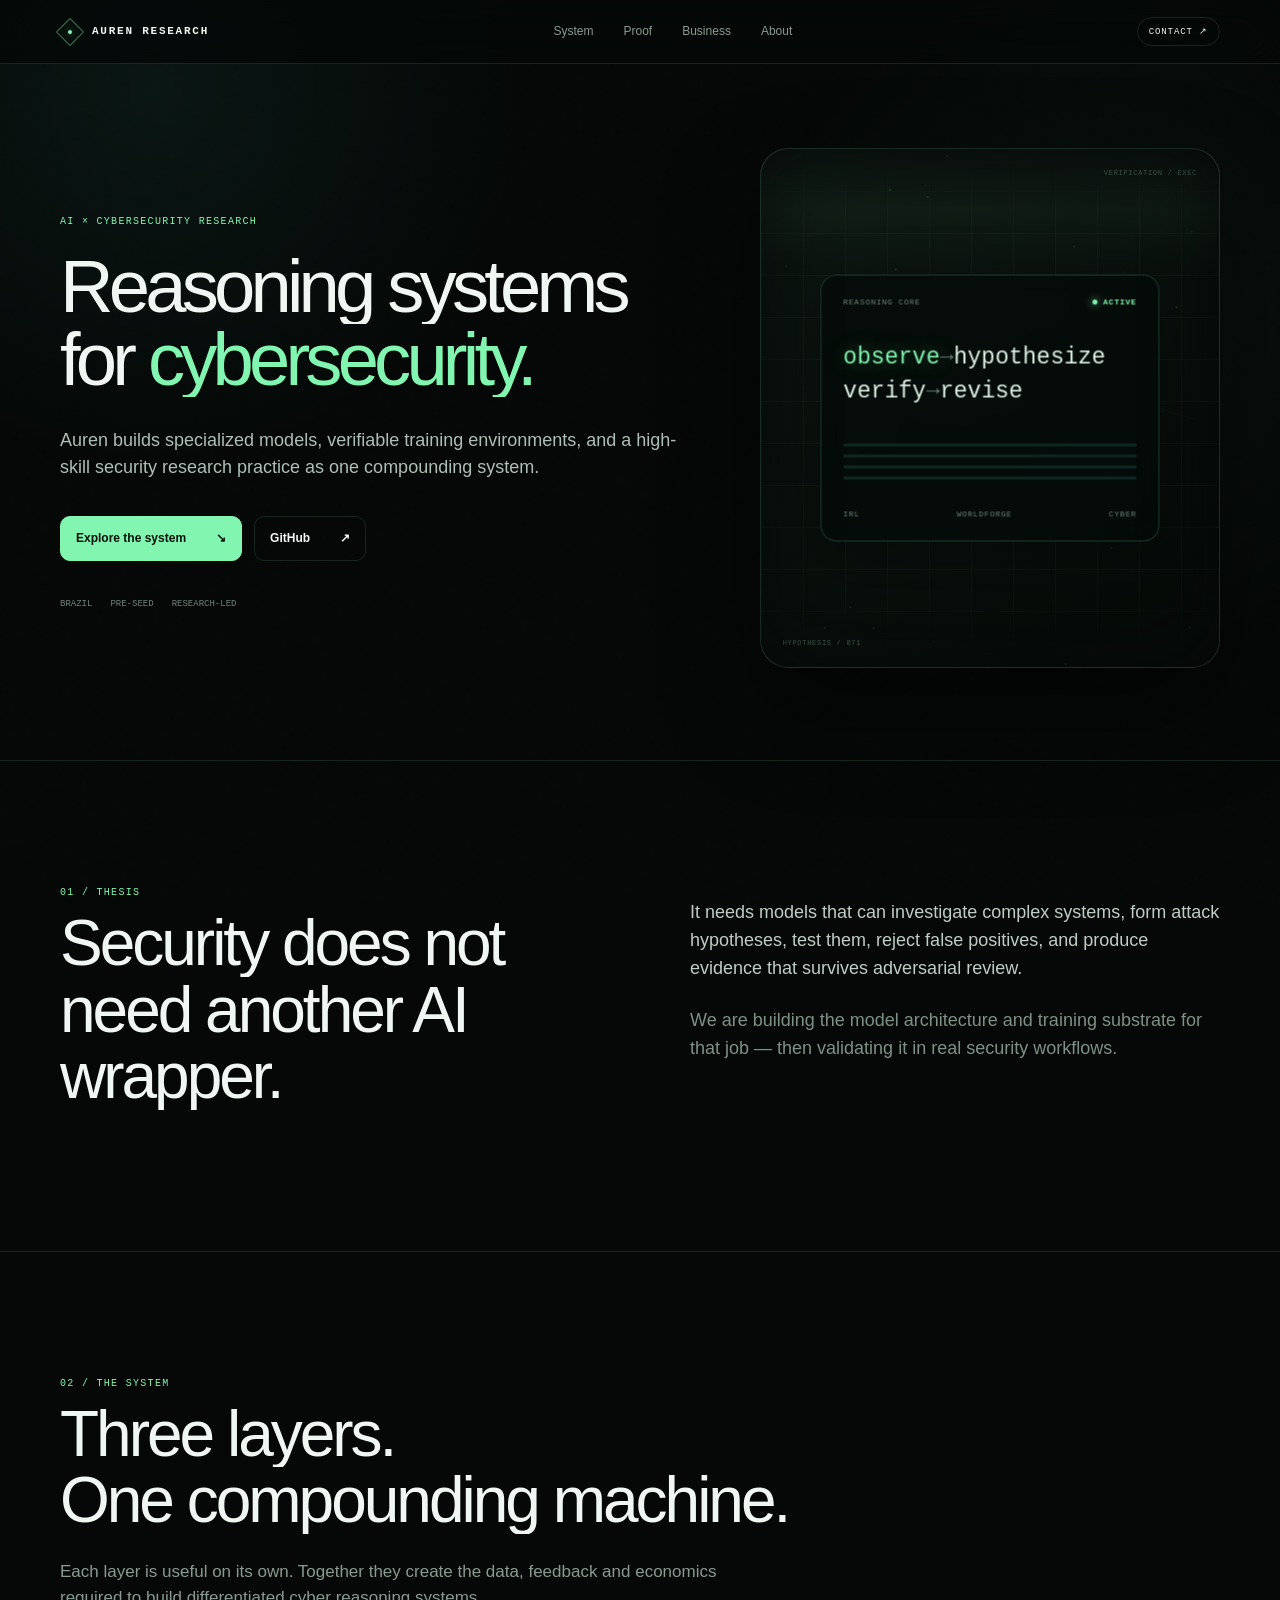
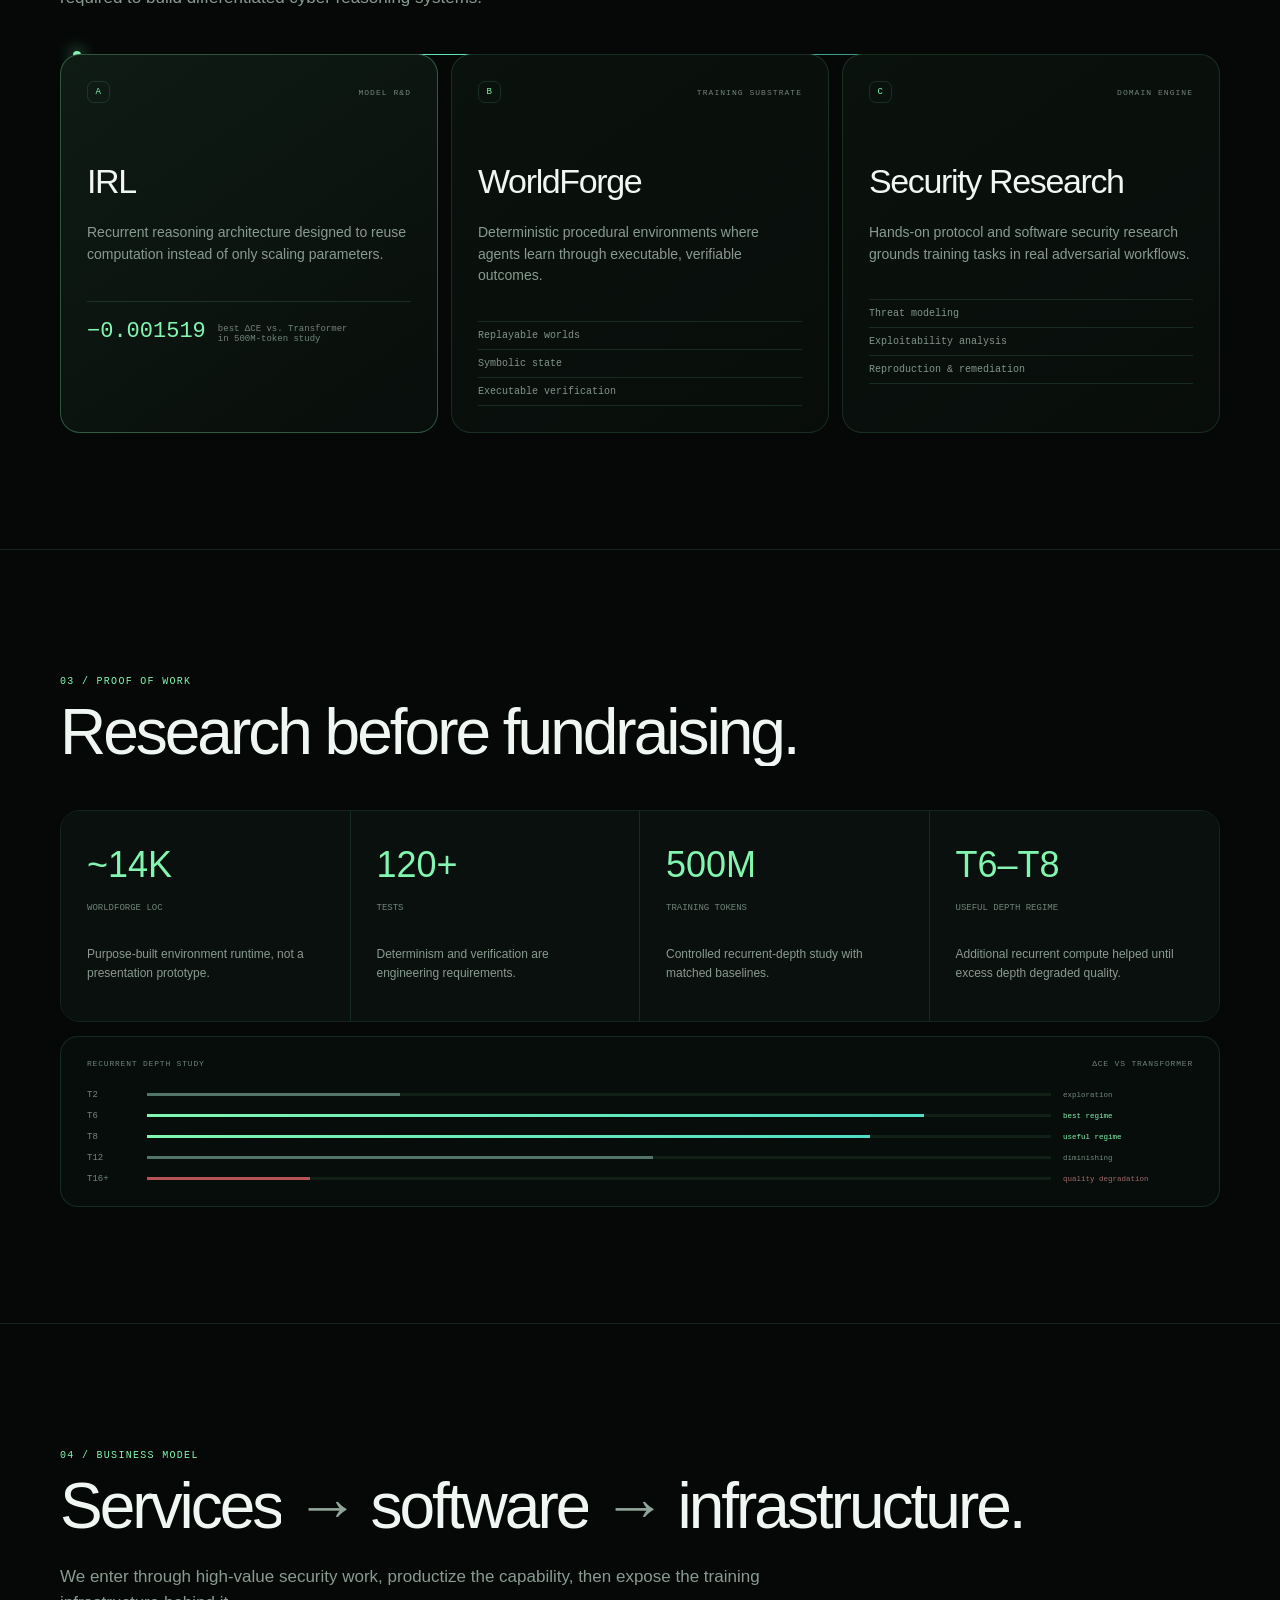
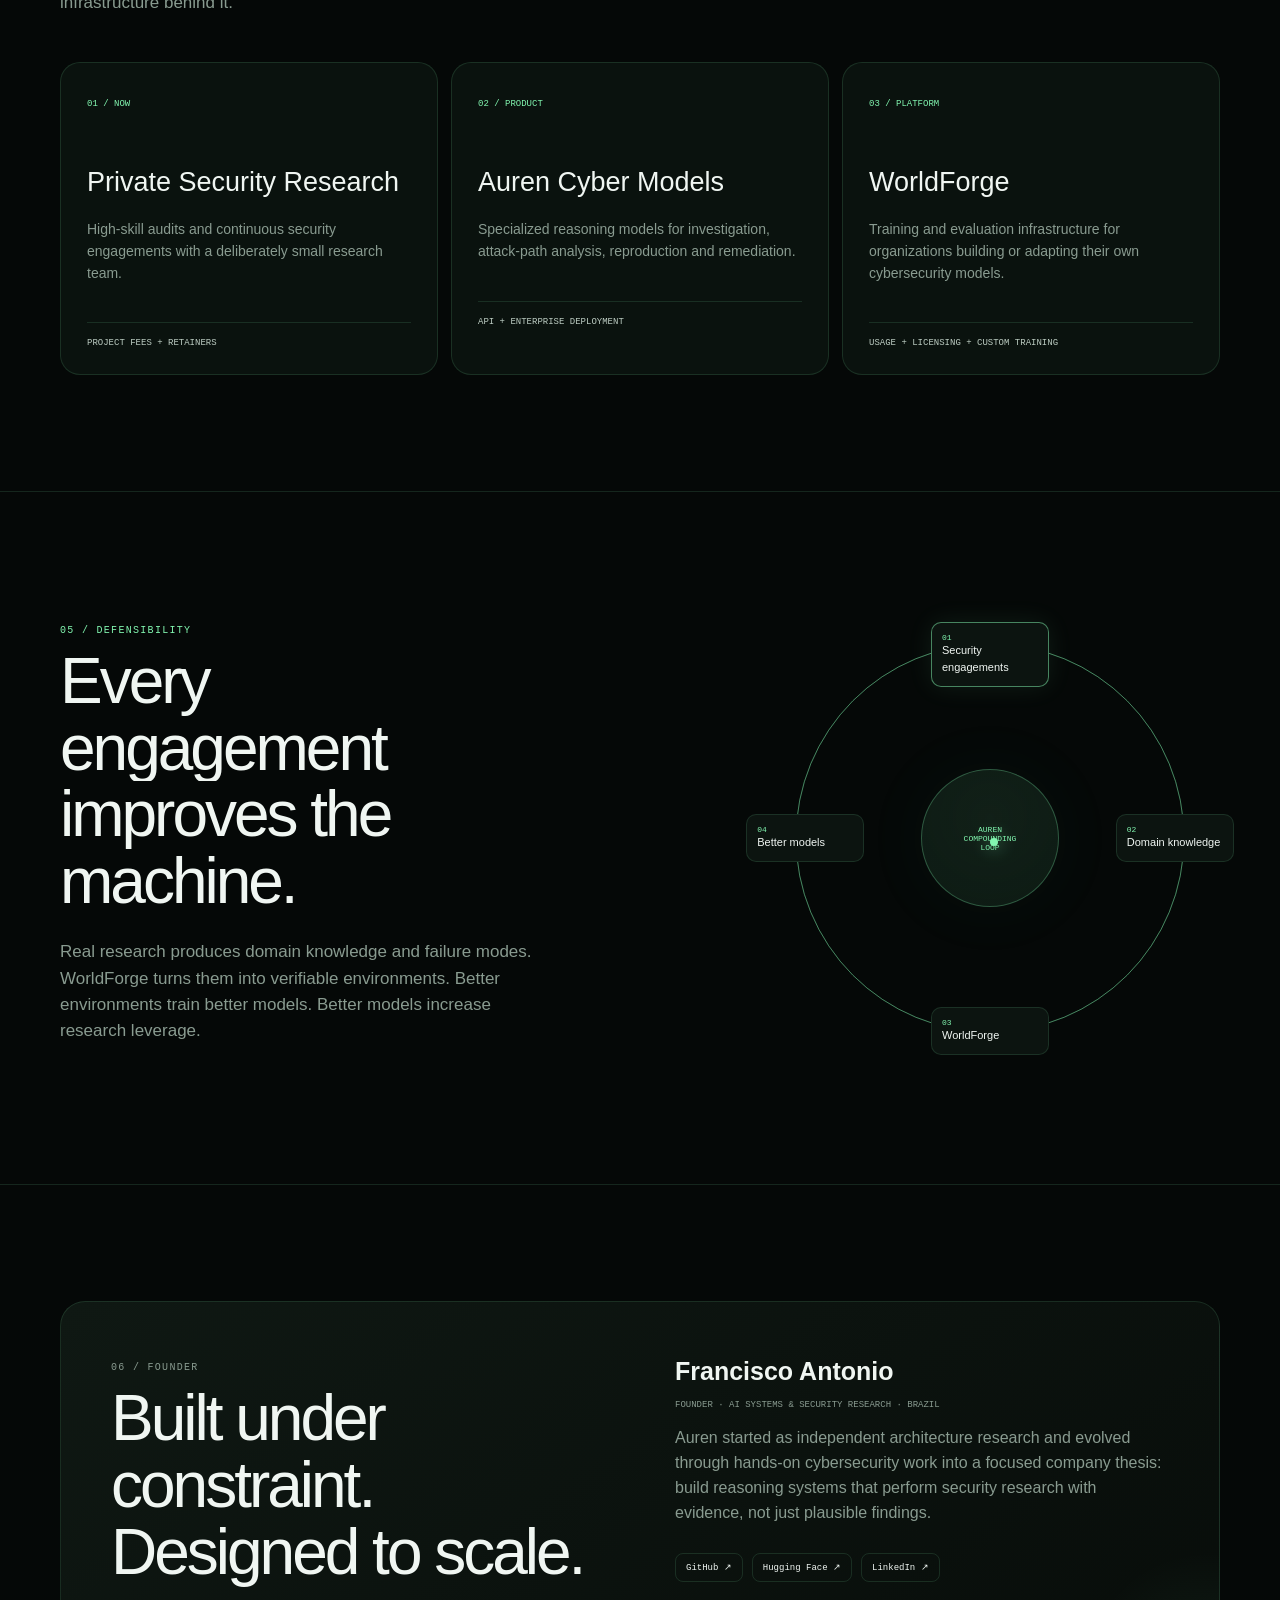
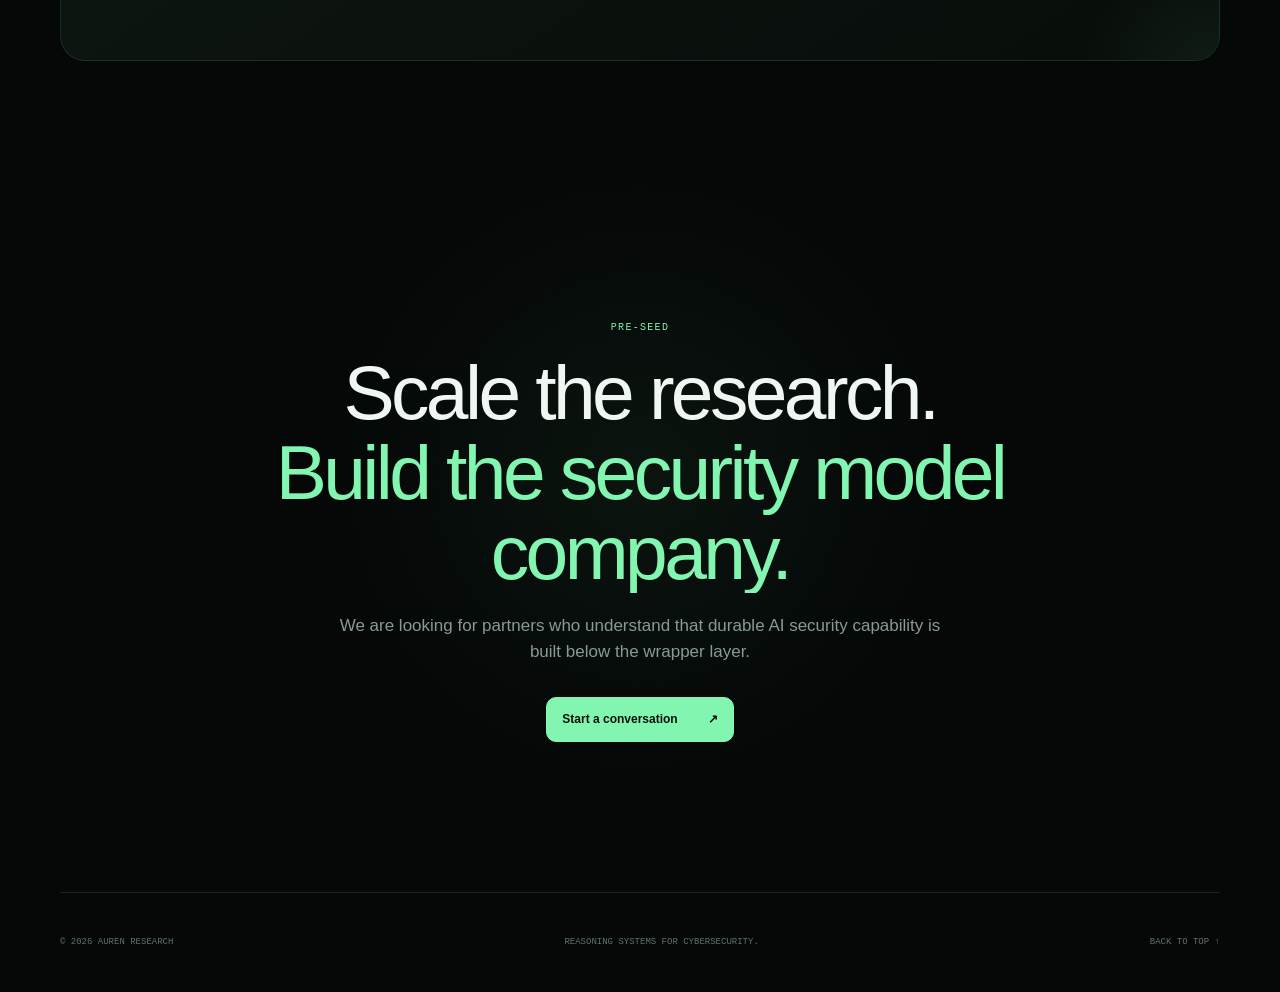
<file: index.html>
<!doctype html>
<html lang="en">
<head>
  <meta charset="utf-8">
  <meta name="viewport" content="width=device-width,initial-scale=1">
  <title>Auren Research — Reasoning Systems for Cybersecurity</title>
  <meta name="description" content="Auren Research builds specialized reasoning models and verifiable training infrastructure for cybersecurity.">
  <meta name="theme-color" content="#050807">
  <link rel="stylesheet" href="style.css">
</head>
<body>
  <div class="ambient" aria-hidden="true"></div>
  <div class="cursor-glow" aria-hidden="true"></div>

  <header class="nav">
    <a class="brand" href="#top" aria-label="Auren Research home"><span class="mark"></span><span>AUREN RESEARCH</span></a>
    <nav class="links" aria-label="Primary navigation">
      <a href="#system">System</a><a href="#proof">Proof</a><a href="#business">Business</a><a href="#about">About</a>
    </nav>
    <a class="contact" href="mailto:meryyllebr@gmail.com">Contact <span>↗</span></a>
  </header>

  <main id="top">
    <section class="hero shell">
      <div class="hero-copy">
        <p class="eyebrow reveal">AI × CYBERSECURITY RESEARCH</p>
        <h1 class="hero-title" aria-label="Reasoning systems for cybersecurity.">
          <span class="mask"><span>Reasoning systems</span></span>
          <span class="mask"><span>for <em>cybersecurity.</em></span></span>
        </h1>
        <p class="lede reveal">Auren builds specialized models, verifiable training environments, and a high-skill security research practice as one compounding system.</p>
        <div class="actions reveal">
          <a class="btn primary magnetic" href="#system">Explore the system <span>↘</span></a>
          <a class="btn magnetic" href="https://github.com/Auren-Research">GitHub <span>↗</span></a>
        </div>
        <div class="meta reveal"><span>Brazil</span><span>Pre-seed</span><span>Research-led</span></div>
      </div>

      <div class="visual reveal" id="reasoning-visual">
        <canvas id="signal-canvas" aria-hidden="true"></canvas>
        <div class="visual-grid" aria-hidden="true"></div>
        <div class="visual-scan" aria-hidden="true"></div>
        <div class="core-shell">
          <div class="core-top"><span>REASONING CORE</span><b><i></i>ACTIVE</b></div>
          <div class="core-main" aria-label="observe, hypothesize, verify, revise">
            <span data-stage="observe">observe</span><b>→</b><span data-stage="hypothesize">hypothesize</span><br>
            <span data-stage="verify">verify</span><b>→</b><span data-stage="revise">revise</span>
          </div>
          <div class="trace" aria-hidden="true"><i></i><i></i><i></i><i></i></div>
          <div class="core-foot"><span>IRL</span><span>WORLDFORGE</span><span>CYBER</span></div>
        </div>
        <div class="visual-label label-a">HYPOTHESIS / 071</div>
        <div class="visual-label label-b">VERIFICATION / EXEC</div>
      </div>
    </section>

    <section class="block thesis-block">
      <div class="shell thesis">
        <div><p class="idx reveal">01 / THESIS</p><h2 class="section-title"><span class="mask"><span>Security does not</span></span><span class="mask"><span>need another AI</span></span><span class="mask"><span>wrapper.</span></span></h2></div>
        <div class="thesis-copy reveal"><p>It needs models that can investigate complex systems, form attack hypotheses, test them, reject false positives, and produce evidence that survives adversarial review.</p><p>We are building the model architecture and training substrate for that job — then validating it in real security workflows.</p></div>
      </div>
    </section>

    <section id="system" class="block system-block">
      <div class="shell">
        <p class="idx reveal">02 / THE SYSTEM</p>
        <h2 class="section-title"><span class="mask"><span>Three layers.</span></span> <span class="mask"><span>One compounding machine.</span></span></h2>
        <p class="intro reveal">Each layer is useful on its own. Together they create the data, feedback and economics required to build differentiated cyber reasoning systems.</p>

        <div class="system-rail" aria-hidden="true"><span class="rail-line"></span><span class="rail-pulse"></span></div>
        <div class="cards">
          <article class="card tilt reveal" data-seq="A"><div class="card-head"><span class="n">A</span><span class="tag">MODEL R&amp;D</span></div><h3>IRL</h3><p>Recurrent reasoning architecture designed to reuse computation instead of only scaling parameters.</p><div class="metric"><strong>−0.001519</strong><span>best ΔCE vs. Transformer<br>in 500M-token study</span></div></article>
          <article class="card tilt reveal" data-seq="B"><div class="card-head"><span class="n">B</span><span class="tag">TRAINING SUBSTRATE</span></div><h3>WorldForge</h3><p>Deterministic procedural environments where agents learn through executable, verifiable outcomes.</p><ul><li>Replayable worlds</li><li>Symbolic state</li><li>Executable verification</li></ul></article>
          <article class="card tilt reveal" data-seq="C"><div class="card-head"><span class="n">C</span><span class="tag">DOMAIN ENGINE</span></div><h3>Security Research</h3><p>Hands-on protocol and software security research grounds training tasks in real adversarial workflows.</p><ul><li>Threat modeling</li><li>Exploitability analysis</li><li>Reproduction &amp; remediation</li></ul></article>
        </div>
      </div>
    </section>

    <section id="proof" class="block proof-block">
      <div class="shell">
        <p class="idx reveal">03 / PROOF OF WORK</p>
        <h2 class="section-title"><span class="mask"><span>Research before fundraising.</span></span></h2>
        <div class="proof reveal">
          <div><strong class="count" data-format="~14K" data-value="14000">0</strong><span>WorldForge LOC</span><p>Purpose-built environment runtime, not a presentation prototype.</p></div>
          <div><strong class="count" data-format="120+" data-value="120">0</strong><span>tests</span><p>Determinism and verification are engineering requirements.</p></div>
          <div><strong class="count" data-format="500M" data-value="500">0</strong><span>training tokens</span><p>Controlled recurrent-depth study with matched baselines.</p></div>
          <div><strong>T6–T8</strong><span>useful depth regime</span><p>Additional recurrent compute helped until excess depth degraded quality.</p></div>
        </div>
        <div class="depth-card reveal" aria-label="Recurrent depth study visualization">
          <div class="depth-head"><span>RECURRENT DEPTH STUDY</span><span>ΔCE VS TRANSFORMER</span></div>
          <div class="depth-chart">
            <div class="depth-row"><span>T2</span><i style="--v:28%"></i><small>exploration</small></div>
            <div class="depth-row best"><span>T6</span><i style="--v:86%"></i><small>best regime</small></div>
            <div class="depth-row best"><span>T8</span><i style="--v:80%"></i><small>useful regime</small></div>
            <div class="depth-row"><span>T12</span><i style="--v:56%"></i><small>diminishing</small></div>
            <div class="depth-row fault"><span>T16+</span><i style="--v:18%"></i><small>quality degradation</small></div>
          </div>
        </div>
      </div>
    </section>

    <section id="business" class="block business-block">
      <div class="shell">
        <p class="idx reveal">04 / BUSINESS MODEL</p>
        <h2 class="section-title business-title"><span class="mask"><span>Services</span></span><b>→</b><span class="mask"><span>software</span></span><b>→</b><span class="mask"><span>infrastructure.</span></span></h2>
        <p class="intro reveal">We enter through high-value security work, productize the capability, then expose the training infrastructure behind it.</p>
        <div class="revenue">
          <article class="rev tilt reveal"><b>01 / NOW</b><h3>Private Security Research</h3><p>High-skill audits and continuous security engagements with a deliberately small research team.</p><strong>Project fees + retainers</strong></article>
          <article class="rev tilt reveal"><b>02 / PRODUCT</b><h3>Auren Cyber Models</h3><p>Specialized reasoning models for investigation, attack-path analysis, reproduction and remediation.</p><strong>API + enterprise deployment</strong></article>
          <article class="rev tilt reveal"><b>03 / PLATFORM</b><h3>WorldForge</h3><p>Training and evaluation infrastructure for organizations building or adapting their own cybersecurity models.</p><strong>Usage + licensing + custom training</strong></article>
        </div>
      </div>
    </section>

    <section class="block defensibility-block">
      <div class="shell fly">
        <div><p class="idx reveal">05 / DEFENSIBILITY</p><h2 class="section-title"><span class="mask"><span>Every engagement</span></span><span class="mask"><span>improves the machine.</span></span></h2><p class="intro reveal">Real research produces domain knowledge and failure modes. WorldForge turns them into verifiable environments. Better environments train better models. Better models increase research leverage.</p></div>
        <div class="loop reveal" id="loop">
          <svg viewBox="0 0 460 460" aria-hidden="true"><circle class="loop-track" cx="230" cy="230" r="194"></circle><circle class="loop-progress" cx="230" cy="230" r="194"></circle></svg>
          <div class="center">AUREN<br>COMPOUNDING<br>LOOP</div>
          <div class="node a"><b>01</b><span>Security engagements</span></div>
          <div class="node b"><b>02</b><span>Domain knowledge</span></div>
          <div class="node c"><b>03</b><span>WorldForge</span></div>
          <div class="node d"><b>04</b><span>Better models</span></div>
          <div class="orbit-signal" aria-hidden="true"></div>
        </div>
      </div>
    </section>

    <section id="about" class="block about-block">
      <div class="shell founder reveal">
        <div><p class="idx">06 / FOUNDER</p><h2>Built under constraint.<br>Designed to scale.</h2></div>
        <div><h3>Francisco Antonio</h3><p class="role">Founder · AI systems &amp; security research · Brazil</p><p>Auren started as independent architecture research and evolved through hands-on cybersecurity work into a focused company thesis: build reasoning systems that perform security research with evidence, not just plausible findings.</p><div class="social"><a class="magnetic" href="https://github.com/MeryylleA">GitHub ↗</a><a class="magnetic" href="https://huggingface.co/meryyllebr543">Hugging Face ↗</a><a class="magnetic" href="https://www.linkedin.com/in/francisco-antonio-0434aa284/">LinkedIn ↗</a></div></div>
      </div>
    </section>

    <section class="closing shell">
      <div class="closing-field" aria-hidden="true"></div>
      <p class="eyebrow reveal">PRE-SEED</p>
      <h2 class="section-title"><span class="mask"><span>Scale the research.</span></span><span class="mask"><span><em>Build the security model company.</em></span></span></h2>
      <p class="reveal">We are looking for partners who understand that durable AI security capability is built below the wrapper layer.</p>
      <a class="btn primary magnetic reveal" href="mailto:meryyllebr@gmail.com">Start a conversation <span>↗</span></a>
    </section>
  </main>

  <footer class="footer shell"><span>© 2026 Auren Research</span><span>Reasoning systems for cybersecurity.</span><a href="#top">Back to top ↑</a></footer>
  <script src="script.js" defer></script>
</body>
</html>
</file>
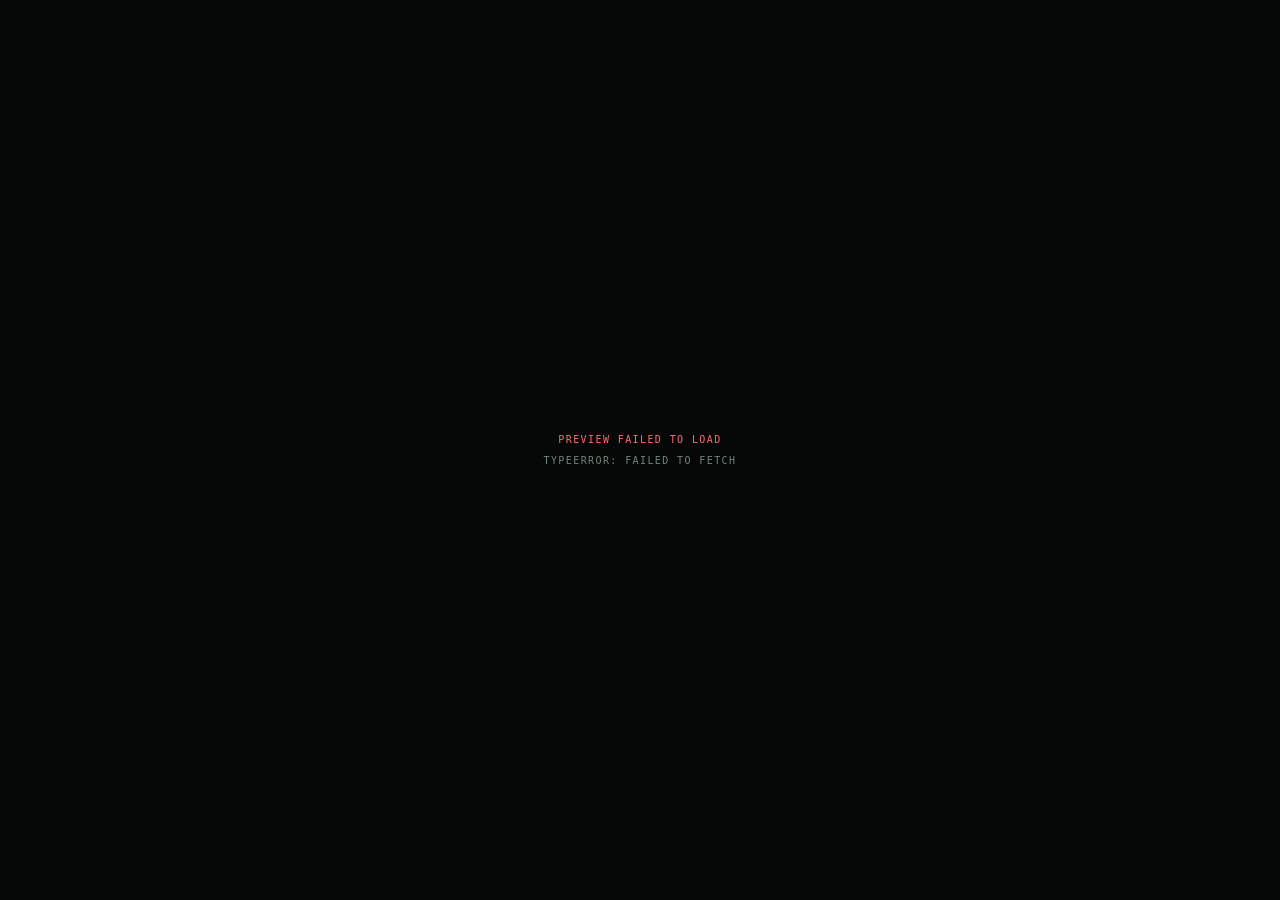
<file: preview/signal-lab/index.html>
<!doctype html>
<html lang="en">
<head>
  <meta charset="utf-8">
  <meta name="viewport" content="width=device-width,initial-scale=1">
  <meta name="theme-color" content="#050807">
  <title>Auren Research — Signal Lab Preview</title>
  <style>
    html,body{height:100%;margin:0;background:#050807;color:#f0f6f2;font-family:Inter,system-ui,sans-serif}
    .loader{height:100%;display:grid;place-items:center}.loader>div{text-align:center}
    .mark{width:28px;height:28px;margin:0 auto 18px;border:1px solid rgba(130,246,176,.45);transform:rotate(45deg);display:grid;place-items:center;animation:p 1.2s ease-in-out infinite alternate}
    .mark:after{content:"";width:5px;height:5px;border-radius:50%;background:#82f6b0;box-shadow:0 0 18px #82f6b0}
    p{font:10px ui-monospace,monospace;letter-spacing:.14em;color:#71847a;text-transform:uppercase}
    @keyframes p{to{box-shadow:0 0 35px rgba(130,246,176,.12)}}
  </style>
</head>
<body>
  <div class="loader"><div><div class="mark"></div><p>Loading Signal Lab preview…</p></div></div>
  <script>
    (async()=>{
      const base='https://raw.githubusercontent.com/Auren-Research/auren-research/refs/heads/design/auren-signal-lab/';
      try{
        const [html,css,js]=await Promise.all([
          fetch(base+'index.html',{cache:'no-store'}).then(r=>{if(!r.ok)throw new Error('index '+r.status);return r.text()}),
          fetch(base+'style.css',{cache:'no-store'}).then(r=>{if(!r.ok)throw new Error('css '+r.status);return r.text()}),
          fetch(base+'script.js',{cache:'no-store'}).then(r=>{if(!r.ok)throw new Error('js '+r.status);return r.text()})
        ]);
        const cssUrl=URL.createObjectURL(new Blob([css],{type:'text/css'}));
        const jsUrl=URL.createObjectURL(new Blob([js],{type:'text/javascript'}));
        const page=html
          .replace('href="style.css"','href="'+cssUrl+'"')
          .replace('src="script.js"','src="'+jsUrl+'"');
        document.open();document.write(page);document.close();
      }catch(err){
        document.body.innerHTML='<div class="loader"><div><p style="color:#ff6b70">Preview failed to load</p><p>'+String(err).replace(/[<>]/g,'')+'</p></div></div>';
      }
    })();
  </script>
</body>
</html>
</file>
<file: style.css>
/* Auren Research — Signal Lab */
:root{
  --bg:#050807;--surface:#0a120e;--surface-2:#0d1812;--text:#f0f6f2;--muted:#899b90;
  --auren:#82f6b0;--signal:#50dcc5;--fault:#ff6b70;--line:rgba(130,246,176,.13);
  --line-active:rgba(130,246,176,.35);--shell:min(1160px,calc(100vw - 42px));--ease:cubic-bezier(.16,1,.3,1)
}
*{box-sizing:border-box}html{scroll-behavior:smooth}body{margin:0;background:var(--bg);color:var(--text);font-family:Inter,ui-sans-serif,-apple-system,BlinkMacSystemFont,"Segoe UI",sans-serif;line-height:1.55;overflow-x:hidden}a{color:inherit;text-decoration:none}em{font-style:normal;color:var(--auren)}
::selection{background:rgba(130,246,176,.2);color:#fff}.shell{width:var(--shell);margin:auto}.ambient{position:fixed;inset:0;z-index:-3;pointer-events:none;background:radial-gradient(circle at 12% 10%,rgba(80,220,197,.065),transparent 27%),radial-gradient(circle at 86% 35%,rgba(130,246,176,.045),transparent 28%)}.ambient:after{content:"";position:absolute;inset:0;opacity:.03;background-image:url("data:image/svg+xml,%3Csvg viewBox='0 0 180 180' xmlns='http://www.w3.org/2000/svg'%3E%3Cfilter id='n'%3E%3CfeTurbulence type='fractalNoise' baseFrequency='.9' numOctaves='4' stitchTiles='stitch'/%3E%3C/filter%3E%3Crect width='100%25' height='100%25' filter='url(%23n)' opacity='.35'/%3E%3C/svg%3E")}.cursor-glow{position:fixed;width:360px;height:360px;border-radius:50%;background:radial-gradient(circle,rgba(80,220,197,.055),transparent 65%);transform:translate(-50%,-50%);pointer-events:none;z-index:-1;opacity:0;transition:opacity .4s}
.nav{height:64px;position:fixed;inset:0 0 auto;z-index:30;display:flex;align-items:center;justify-content:space-between;padding:0 max(21px,calc((100vw - 1160px)/2));background:rgba(5,8,7,.76);backdrop-filter:blur(18px) saturate(120%);border-bottom:1px solid var(--line)}.brand{display:flex;align-items:center;gap:12px;font:700 11px/1 ui-monospace,SFMono-Regular,Menlo,monospace;letter-spacing:.16em}.mark{width:20px;height:20px;border:1px solid rgba(130,246,176,.44);transform:rotate(45deg);display:grid;place-items:center}.mark:after{content:"";width:4px;height:4px;background:var(--auren);border-radius:50%;box-shadow:0 0 12px var(--auren)}.links{display:flex;gap:30px;font-size:12px;color:var(--muted)}.links a{transition:color .25s}.links a:hover{color:var(--text)}.contact{font:9px ui-monospace,SFMono-Regular,Menlo,monospace;letter-spacing:.1em;text-transform:uppercase;border:1px solid var(--line);border-radius:99px;padding:8px 11px;transition:border-color .25s,background .25s}.contact:hover{border-color:var(--line-active);background:rgba(130,246,176,.05)}
.hero{min-height:760px;padding:145px 0 90px;display:grid;grid-template-columns:1.16fr .84fr;gap:64px;align-items:center}.eyebrow,.idx,.tag{font:10px ui-monospace,SFMono-Regular,Menlo,monospace;letter-spacing:.13em;text-transform:uppercase;color:var(--auren)}.hero-title{font-size:clamp(56px,5.8vw,78px);line-height:.98;letter-spacing:-.065em;font-weight:500;margin:24px 0 30px}.mask{display:block;overflow:hidden}.mask>span{display:block;transform:translateY(115%);transition:transform 1s var(--ease)}.is-visible .mask>span,.hero-ready .hero-title .mask>span{transform:none}.hero-title .mask:nth-child(2)>span{transition-delay:.09s}.lede{font-size:18px;color:#aebfb5;max-width:620px}.actions{display:flex;gap:12px;margin-top:34px}.btn{display:inline-flex;align-items:center;justify-content:space-between;gap:30px;padding:12px 15px;border-radius:10px;font-size:12px;font-weight:650;border:1px solid var(--line);transition:transform .25s var(--ease),border-color .25s,background .25s}.btn.primary{background:var(--auren);color:#06100a;border-color:var(--auren)}.btn:not(.primary):hover{border-color:var(--line-active);background:rgba(130,246,176,.045)}.meta{display:flex;gap:18px;margin-top:38px;color:#71847a;font:9px ui-monospace,SFMono-Regular,Menlo,monospace;text-transform:uppercase}
.visual{height:520px;border:1px solid var(--line);border-radius:28px;position:relative;overflow:hidden;background:linear-gradient(145deg,#0e1712,#060a08);box-shadow:0 40px 100px rgba(0,0,0,.42);isolation:isolate}.visual:after{content:"";position:absolute;inset:0;border-radius:inherit;box-shadow:inset 0 0 70px rgba(5,8,7,.8);pointer-events:none}#signal-canvas{position:absolute;inset:0;width:100%;height:100%;opacity:.65}.visual-grid{position:absolute;inset:0;background-image:linear-gradient(rgba(130,246,176,.045) 1px,transparent 1px),linear-gradient(90deg,rgba(130,246,176,.045) 1px,transparent 1px);background-size:42px 42px;mask-image:linear-gradient(to bottom,transparent,black 18%,black 82%,transparent)}.visual-scan{position:absolute;left:0;right:0;height:120px;background:linear-gradient(to bottom,transparent,rgba(130,246,176,.035),transparent);animation:scan 7s linear infinite}@keyframes scan{from{transform:translateY(-130px)}to{transform:translateY(540px)}}.core-shell{position:absolute;left:50%;top:50%;transform:translate(-50%,-50%);width:74%;padding:22px;border:1px solid rgba(130,246,176,.22);border-radius:16px;background:rgba(5,11,8,.78);backdrop-filter:blur(10px);box-shadow:0 0 0 1px rgba(0,0,0,.25),0 25px 70px rgba(0,0,0,.28)}.core-top,.core-foot{display:flex;justify-content:space-between;font:8px ui-monospace,SFMono-Regular,Menlo,monospace;letter-spacing:.09em;color:#71847a}.core-top b{color:var(--auren);font-weight:600}.core-top b i{display:inline-block;width:5px;height:5px;border-radius:50%;background:var(--auren);margin-right:6px;box-shadow:0 0 10px var(--auren);animation:blink 1.8s ease-in-out infinite}@keyframes blink{50%{opacity:.35}}.core-main{font:500 23px/1.5 ui-monospace,SFMono-Regular,Menlo,monospace;margin:34px 0;color:#dff3e6}.core-main span{transition:color .35s,text-shadow .35s}.core-main span.active{color:var(--auren);text-shadow:0 0 18px rgba(130,246,176,.35)}.core-main span.fault{color:var(--fault)}.core-main b{font-weight:400;color:#668076}.trace{display:grid;gap:8px;margin-bottom:30px}.trace i{height:3px;position:relative;overflow:hidden;background:rgba(80,220,197,.13)}.trace i:after{content:"";position:absolute;inset:0;background:linear-gradient(90deg,transparent,var(--auren),var(--signal),transparent);transform:translateX(-100%);animation:trace 3.2s var(--ease) infinite}.trace i:nth-child(2):after{animation-delay:.5s}.trace i:nth-child(3):after{animation-delay:1s}.trace i:nth-child(4):after{animation-delay:1.5s}@keyframes trace{0%,18%{transform:translateX(-100%)}65%,100%{transform:translateX(100%)}}.visual-label{position:absolute;color:#4c6859;font:7px ui-monospace,SFMono-Regular,Menlo,monospace;letter-spacing:.1em}.label-a{left:22px;bottom:20px}.label-b{right:22px;top:20px}
.block{padding:116px 0;border-top:1px solid var(--line);position:relative}.section-title,h2{font-size:clamp(38px,5vw,64px);line-height:1.04;letter-spacing:-.047em;font-weight:500;margin:12px 0 25px}.intro{max-width:700px;color:var(--muted);font-size:17px}.thesis{display:grid;grid-template-columns:1fr 1fr;gap:100px}.thesis-copy{padding-top:4px}.thesis-copy p{font-size:18px;color:#bfcec5}.thesis-copy p+ p{color:#7e9185;margin-top:24px}
.system-block{overflow:hidden}.system-rail{height:1px;margin:43px 1.5% -1px;position:relative;background:rgba(130,246,176,.07);opacity:0;transition:opacity .7s}.system-block.is-visible .system-rail{opacity:1}.rail-line{position:absolute;inset:0;transform-origin:left;transform:scaleX(0);background:linear-gradient(90deg,var(--auren),var(--signal),rgba(130,246,176,.1));transition:transform 1.4s .2s var(--ease)}.system-block.is-visible .rail-line{transform:scaleX(1)}.rail-pulse{position:absolute;top:50%;left:0;width:8px;height:8px;border-radius:50%;background:var(--auren);box-shadow:0 0 16px var(--auren);transform:translate(-50%,-50%);opacity:0}.system-block.is-visible .rail-pulse{opacity:1;animation:rail 4.6s 1.5s ease-in-out infinite}@keyframes rail{0%{left:0}50%{left:100%}100%{left:0}}.cards{display:grid;grid-template-columns:repeat(3,1fr);gap:13px;margin-top:0}.card,.rev{border:1px solid var(--line);border-radius:20px;padding:26px;background:linear-gradient(145deg,var(--surface),#080d0a);transform-style:preserve-3d;transition:border-color .35s,box-shadow .35s}.card:hover,.rev:hover{border-color:var(--line-active);box-shadow:0 28px 80px rgba(0,0,0,.2)}.card:first-child{border-color:rgba(130,246,176,.29);background:linear-gradient(145deg,#0f1b15,#080e0b)}.card{min-height:350px}.card-head{display:flex;justify-content:space-between;align-items:center}.n{font:9px ui-monospace,SFMono-Regular,Menlo,monospace;color:var(--auren);border:1px solid var(--line);border-radius:7px;padding:5px 8px}.tag{font-size:8px;color:#71847a}.card h3{font-size:34px;font-weight:500;letter-spacing:-.04em;margin:52px 0 14px}.card p,.rev p{color:var(--muted);font-size:14px}.card ul{list-style:none;margin:34px 0 0;padding:0;border-top:1px solid var(--line)}.card li{padding:8px 0;border-bottom:1px solid var(--line);font:10px ui-monospace,SFMono-Regular,Menlo,monospace;color:#82968a}.metric{margin-top:36px;padding-top:17px;border-top:1px solid var(--line);display:flex;align-items:end;gap:12px}.metric strong{font:22px ui-monospace,SFMono-Regular,Menlo,monospace;color:var(--auren)}.metric span{font:9px ui-monospace,SFMono-Regular,Menlo,monospace;color:#71847a}
.proof{display:grid;grid-template-columns:repeat(4,1fr);border:1px solid var(--line);border-radius:20px;overflow:hidden;margin-top:44px}.proof>div{padding:26px;min-height:180px;border-right:1px solid var(--line);background:#09100d}.proof>div:last-child{border:0}.proof strong{display:block;font-size:36px;font-weight:500;color:var(--auren)}.proof span{font:9px ui-monospace,SFMono-Regular,Menlo,monospace;color:#71847a;text-transform:uppercase}.proof p{font-size:12px;color:var(--muted);margin-top:28px}.depth-card{margin-top:14px;border:1px solid var(--line);border-radius:18px;padding:22px 26px;background:rgba(9,16,13,.72)}.depth-head{display:flex;justify-content:space-between;color:#70847a;font:8px ui-monospace,SFMono-Regular,Menlo,monospace;letter-spacing:.1em}.depth-chart{margin-top:22px;display:grid;gap:11px}.depth-row{display:grid;grid-template-columns:48px 1fr 130px;gap:12px;align-items:center;font:9px ui-monospace,SFMono-Regular,Menlo,monospace;color:#73887c}.depth-row i{display:block;height:3px;background:rgba(130,246,176,.08);position:relative}.depth-row i:after{content:"";position:absolute;inset:0 auto 0 0;width:var(--v);background:#527567;transform-origin:left;transform:scaleX(0);transition:transform 1.1s var(--ease)}.depth-card.is-visible .depth-row i:after{transform:scaleX(1)}.depth-row.best i:after{background:linear-gradient(90deg,var(--auren),var(--signal))}.depth-row.best small{color:var(--auren)}.depth-row.fault i:after{background:var(--fault);opacity:.7}.depth-row.fault small{color:#a36b6d}
.business-title{display:flex;gap:.22em;flex-wrap:wrap;align-items:center}.business-title .mask{display:inline-block}.business-title b{font-weight:300;color:#90a499}.revenue{display:grid;grid-template-columns:repeat(3,1fr);gap:13px;margin-top:45px}.rev{min-height:300px;background:var(--surface)}.rev>b{font:9px ui-monospace,SFMono-Regular,Menlo,monospace;color:var(--auren)}.rev h3{font-size:27px;font-weight:500;margin:48px 0 16px}.rev strong{display:block;margin-top:38px;padding-top:15px;border-top:1px solid var(--line);font:9px ui-monospace,SFMono-Regular,Menlo,monospace;text-transform:uppercase;color:#bdcdc3}
.fly{display:grid;grid-template-columns:.9fr 1.1fr;gap:80px;align-items:center}.loop{height:460px;max-width:460px;width:100%;justify-self:end;position:relative}.loop svg{position:absolute;inset:0;width:100%;height:100%;transform:rotate(-90deg)}.loop-track,.loop-progress{fill:none;stroke-width:1}.loop-track{stroke:var(--line)}.loop-progress{stroke:rgba(130,246,176,.46);stroke-dasharray:1219;stroke-dashoffset:1219;transition:stroke-dashoffset 1.8s var(--ease)}.loop.is-visible .loop-progress{stroke-dashoffset:0}.center{position:absolute;inset:35%;border:1px solid rgba(130,246,176,.28);background:radial-gradient(circle at 50% 35%,rgba(130,246,176,.1),#0d1b14);border-radius:50%;display:grid;place-items:center;text-align:center;font:8px ui-monospace,SFMono-Regular,Menlo,monospace;color:var(--auren);box-shadow:0 0 80px rgba(80,220,197,.045)}.node{position:absolute;width:118px;padding:10px;border-radius:10px;border:1px solid var(--line);background:#0c1410;font-size:11px;transition:border-color .35s,box-shadow .35s,transform .35s var(--ease)}.node b{display:block;font:8px ui-monospace,SFMono-Regular,Menlo,monospace;color:var(--auren)}.node.active{border-color:rgba(130,246,176,.5);box-shadow:0 0 26px rgba(130,246,176,.09)}.a{left:50%;top:3%;transform:translateX(-50%)}.b{right:-3%;top:50%;transform:translateY(-50%)}.c{left:50%;bottom:3%;transform:translateX(-50%)}.d{left:-3%;top:50%;transform:translateY(-50%)}.orbit-signal{position:absolute;left:50%;top:50%;width:8px;height:8px;border-radius:50%;background:var(--auren);box-shadow:0 0 18px var(--auren);opacity:0}.loop.is-visible .orbit-signal{opacity:1;animation:orbit 8s 1.5s linear infinite}@keyframes orbit{0%{transform:rotate(-90deg) translateX(194px) rotate(90deg)}100%{transform:rotate(270deg) translateX(194px) rotate(-270deg)}}
.founder{display:grid;grid-template-columns:1fr 1fr;gap:70px;padding:50px;border:1px solid var(--line);border-radius:25px;background:linear-gradient(145deg,#0f1813,#080d0a);position:relative;overflow:hidden}.founder:after{content:"";position:absolute;width:260px;height:260px;border-radius:50%;right:-120px;bottom:-150px;background:radial-gradient(circle,rgba(130,246,176,.07),transparent 70%)}.founder h3{font-size:25px;margin:0}.role{font:9px ui-monospace,SFMono-Regular,Menlo,monospace;color:var(--auren);text-transform:uppercase}.founder p{color:var(--muted)}.social{display:flex;gap:9px;flex-wrap:wrap;margin-top:28px}.social a{font:9px ui-monospace,SFMono-Regular,Menlo,monospace;padding:8px 10px;border:1px solid var(--line);border-radius:8px}.closing{text-align:center;padding:135px 0 150px;position:relative;overflow:hidden}.closing:before{content:"";position:absolute;left:50%;top:42%;width:700px;height:700px;transform:translate(-50%,-50%);border-radius:50%;background:radial-gradient(circle,rgba(130,246,176,.055),transparent 66%);pointer-events:none}.closing-field{position:absolute;inset:10% 0;background-image:radial-gradient(circle,rgba(130,246,176,.14) 1px,transparent 1px);background-size:28px 28px;mask-image:radial-gradient(circle at center,black,transparent 66%);opacity:.13;animation:field 18s linear infinite}@keyframes field{to{transform:translate3d(28px,28px,0)}}.closing>*:not(.closing-field){position:relative;z-index:1}.closing h2{font-size:clamp(48px,6vw,80px);max-width:1000px;margin:20px auto}.closing p:not(.eyebrow){max-width:610px;margin:0 auto 32px;color:var(--muted);font-size:17px}.footer{height:100px;border-top:1px solid var(--line);display:flex;align-items:center;justify-content:space-between;font:9px ui-monospace,SFMono-Regular,Menlo,monospace;color:#607469;text-transform:uppercase}
.reveal{opacity:0;transform:translateY(18px);transition:opacity .8s var(--ease),transform .8s var(--ease)}.reveal.is-visible{opacity:1;transform:none}.cards .reveal:nth-child(2),.revenue .reveal:nth-child(2){transition-delay:.1s}.cards .reveal:nth-child(3),.revenue .reveal:nth-child(3){transition-delay:.2s}
@media(hover:hover) and (pointer:fine){.cursor-glow{display:block}}
@media(max-width:860px){:root{--shell:min(100% - 30px,720px)}.links{display:none}.hero,.thesis,.fly,.founder{grid-template-columns:1fr}.hero{padding-top:120px;gap:35px}.hero-title{font-size:clamp(56px,9vw,76px)}.visual{height:420px}.cards,.revenue{grid-template-columns:1fr}.system-rail{display:none}.proof{grid-template-columns:1fr 1fr}.proof>div:nth-child(2){border-right:0}.loop{justify-self:center}.founder{padding:30px}.block{padding:85px 0}.depth-row{grid-template-columns:42px 1fr 110px}}
@media(max-width:620px){.hero-title{font-size:clamp(46px,13vw,60px);line-height:.96}.business-title{display:block}.business-title b{display:none}.business-title .mask{display:block}.core-main{font-size:18px}}
@media(max-width:520px){.actions{flex-direction:column}.proof{grid-template-columns:1fr}.proof>div{border-right:0;border-bottom:1px solid var(--line)}.visual{height:350px}.core-shell{width:86%;padding:18px}.loop{height:340px;max-width:340px}.loop svg{transform:rotate(-90deg) scale(.74)}.orbit-signal{display:none}.node{width:88px;font-size:9px}.founder{gap:30px}.footer{height:auto;padding:25px 0;gap:12px;flex-direction:column;align-items:flex-start}.depth-row{grid-template-columns:36px 1fr}.depth-row small{display:none}}
@media(prefers-reduced-motion:reduce){html{scroll-behavior:auto}*,*:before,*:after{animation-duration:.01ms!important;animation-iteration-count:1!important;transition-duration:.01ms!important}.mask>span{transform:none}.reveal{opacity:1;transform:none}.cursor-glow{display:none}}
</file>
